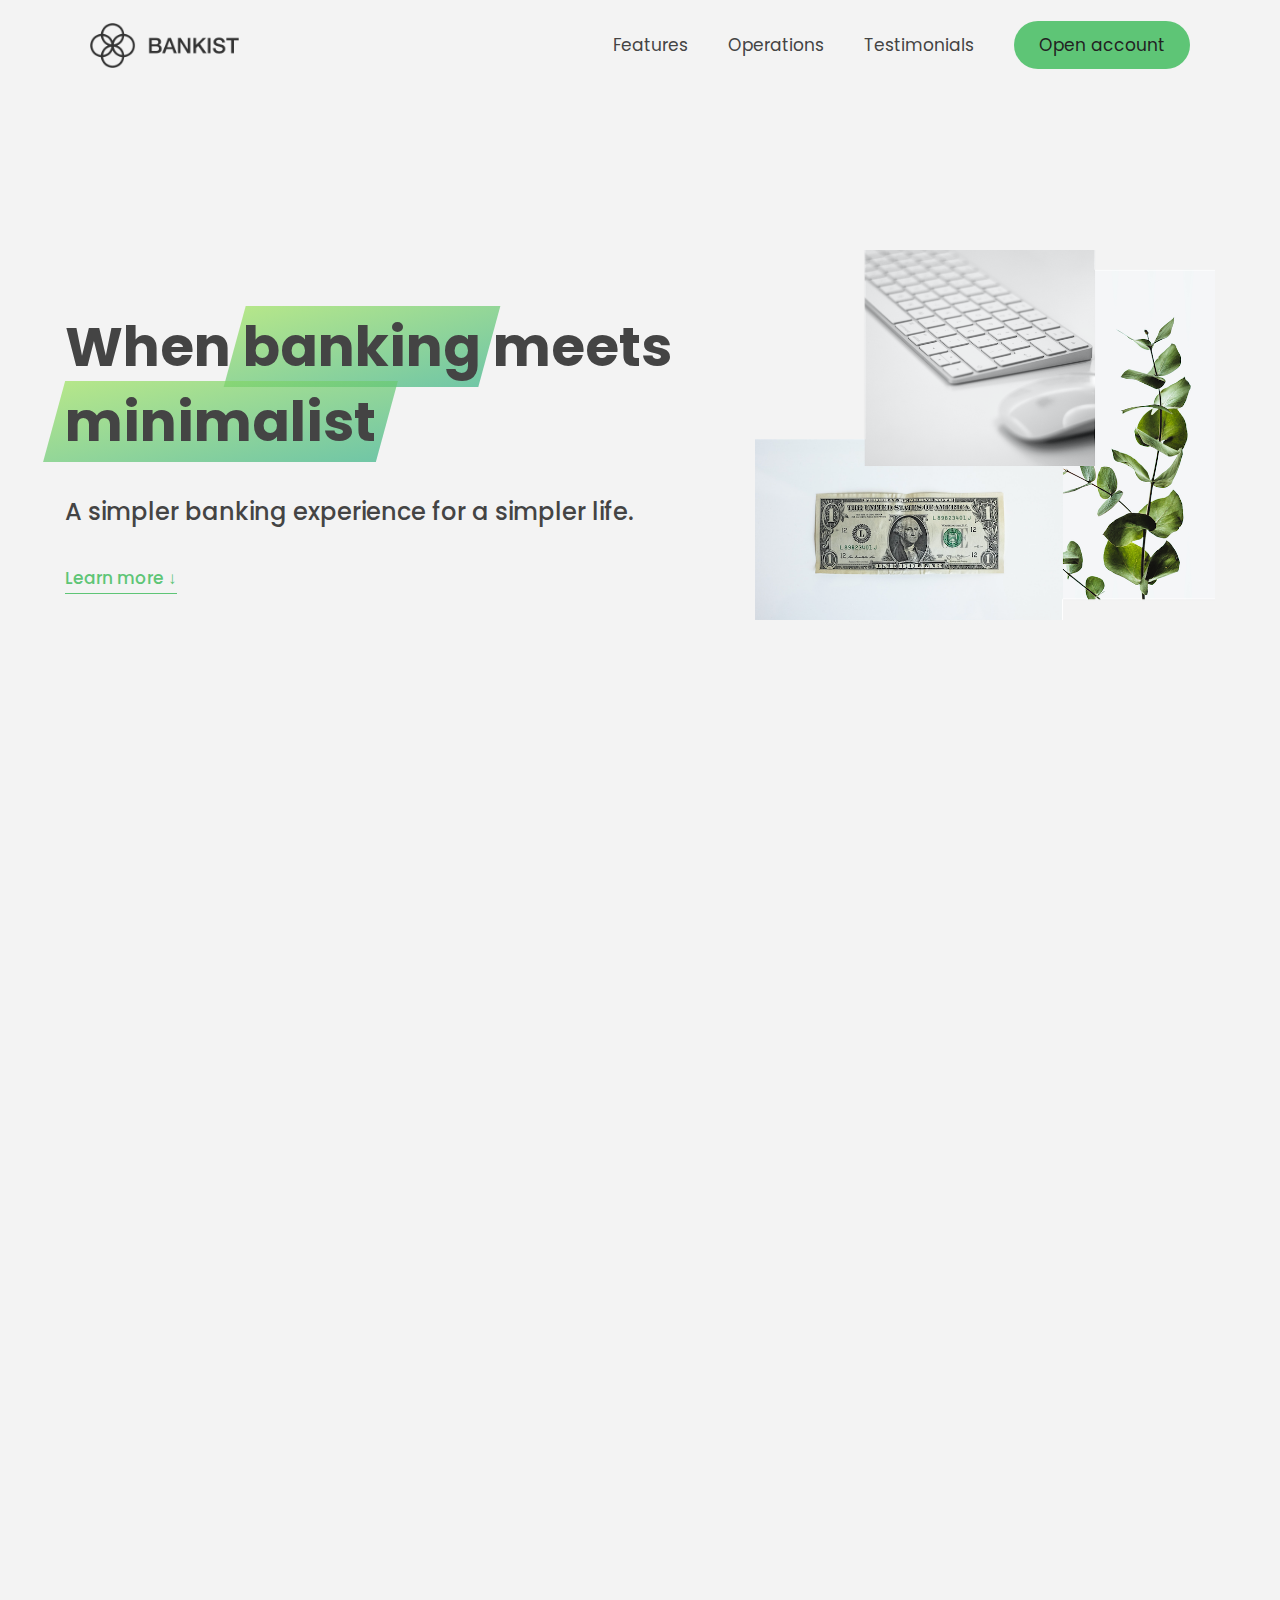
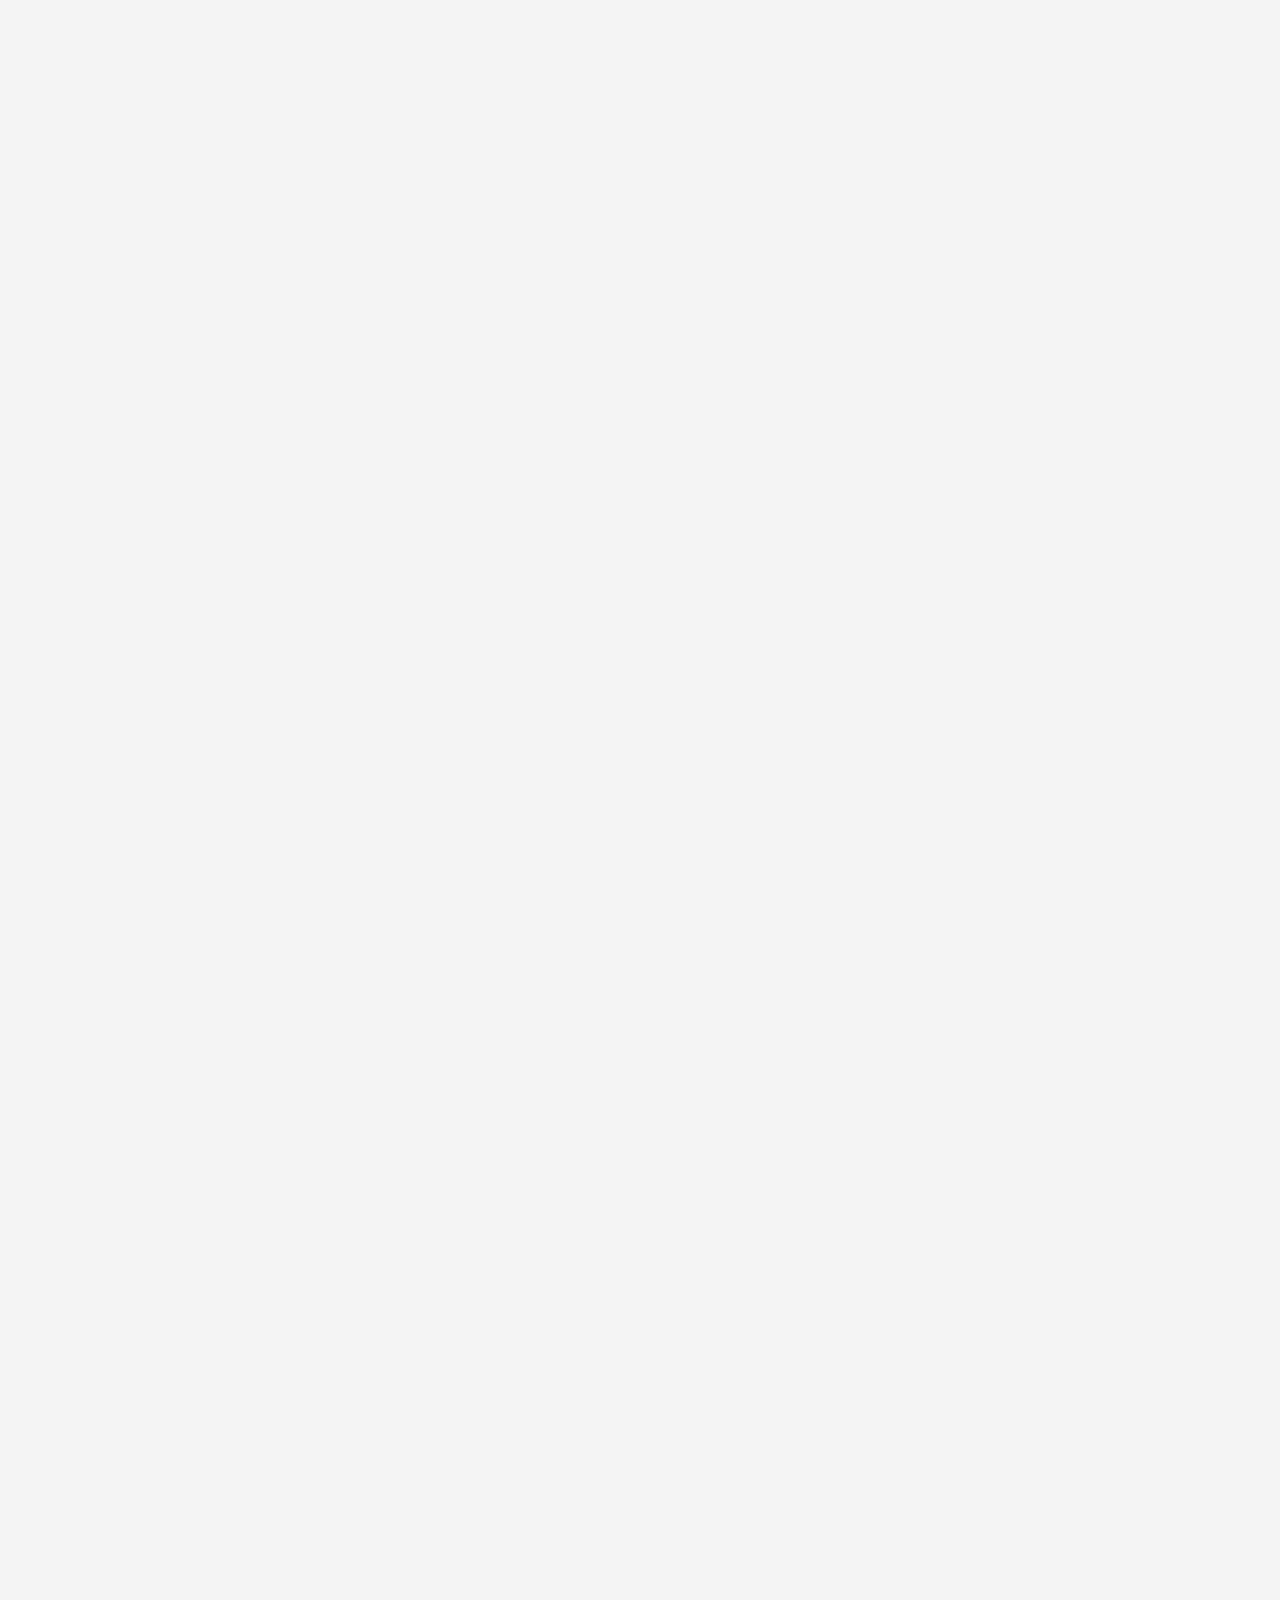
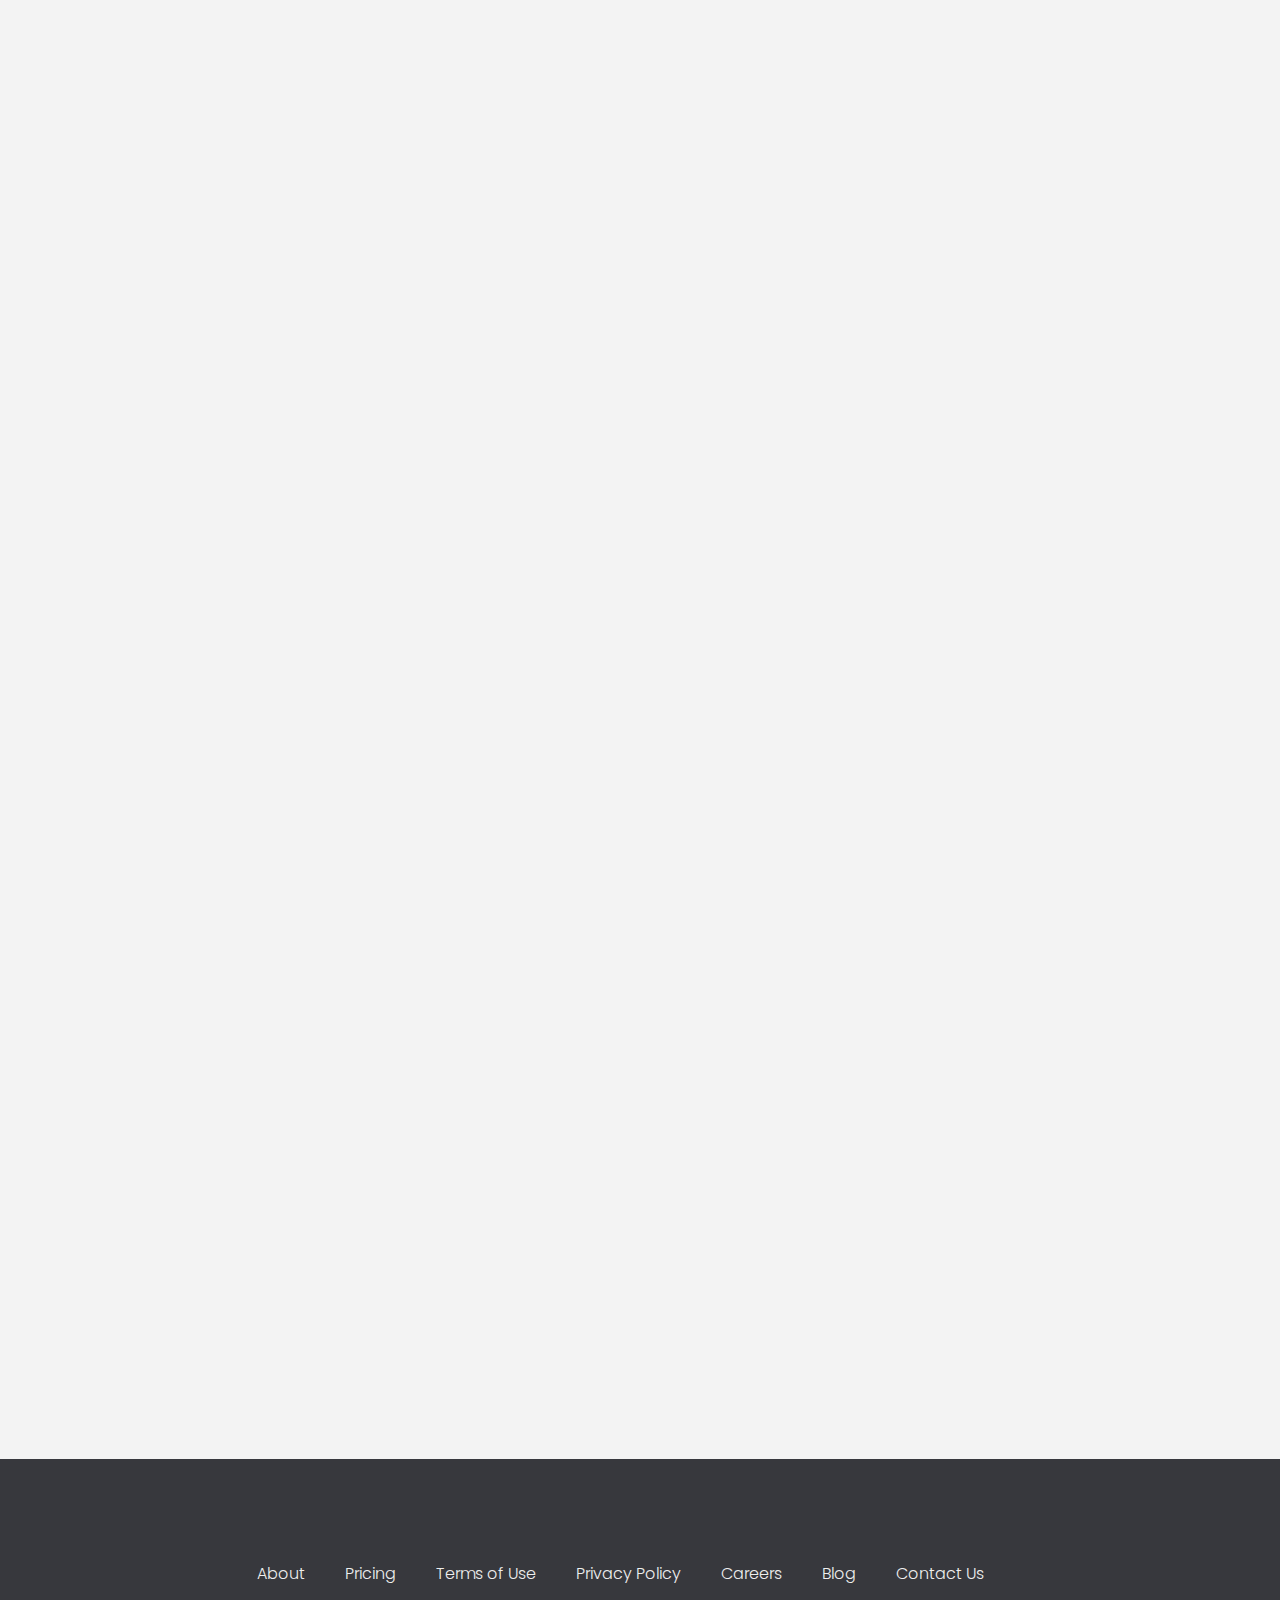
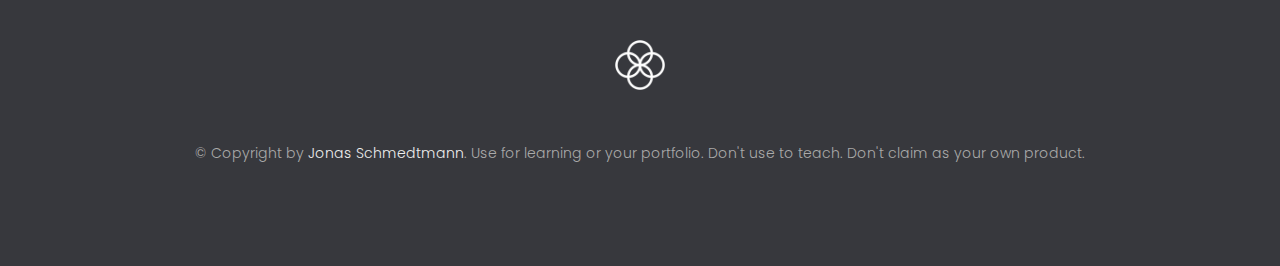
<file: index.html>
<!DOCTYPE html>
<html lang="en">
  <head>
    <meta charset="UTF-8" />
    <meta name="viewport" content="width=device-width, initial-scale=1.0" />
    <meta http-equiv="X-UA-Compatible" content="ie=edge" />
    <link rel="icon" href="img/icon.png"/>

    <link
      href="https://fonts.googleapis.com/css?family=Poppins:300,400,500,600&display=swap"
      rel="stylesheet"
    />
    <link rel="stylesheet" href="style.css" />
    <title>Bankist | When Banking meets Minimalist</title>

    <script defer src="script.js"></script>
  </head>
  <body>
    <header class="header">
      <nav class="nav">
        <img
          src="img/logo.png"
          alt="Bankist logo"
          class="nav__logo"
          id="logo"
          desinger = "Jonas"
          data-version-number = "3.0"
        />
        <ul class="nav__links">
          <li class="nav__item">
            <a class="nav__link" href="#section--1">Features</a>
          </li>
          <li class="nav__item">
            <a class="nav__link" href="#section--2">Operations</a>
          </li>
          <li class="nav__item">
            <a class="nav__link" href="#section--3">Testimonials</a>
          </li>
          <li class="nav__item">
            <a class="nav__link nav__link--btn btn--show-modal" href="#"
              >Open account</a
            >
          </li>
        </ul>
      </nav>

      <div class="header__title">
        <h1>
          When
          <!-- Green highlight effect -->
          <span class="highlight">banking</span>
          meets<br />
          <span class="highlight">minimalist</span>
        </h1>
        <h4>A simpler banking experience for a simpler life.</h4>
        <button class="btn--text btn--scroll-to">Learn more &DownArrow;</button>
        <img
          src="img/hero.png"
          class="header__img"
          alt="Minimalist bank items"
        />
      </div>
    </header>

    <section class="section section--hidden" id="section--1">
      <div class="section__title">
        <h2 class="section__description">Features</h2>
        <h3 class="section__header">
          Everything you need in a modern bank and more.
        </h3>
      </div>

      <div class="features">
        <img
          src="img/digital-lazy.jpg"
          data-src="img/digital.jpg"
          alt="Computer"
          class="features__img lazy-img"
        />
        <div class="features__feature">
          <div class="features__icon">
            <svg>
              <use xlink:href="img/icons.svg#icon-monitor"></use>
            </svg>
          </div>
          <h5 class="features__header">100% digital bank</h5>
          <p>
            Lorem ipsum dolor sit amet consectetur adipisicing elit. Unde alias
            sint quos? Accusantium a fugiat porro reiciendis saepe quibusdam
            debitis ducimus.
          </p>
        </div>

        <div class="features__feature">
          <div class="features__icon">
            <svg>
              <use xlink:href="img/icons.svg#icon-trending-up"></use>
            </svg>
          </div>
          <h5 class="features__header">Watch your money grow</h5>
          <p>
            Nesciunt quos autem dolorum voluptates cum dolores dicta fuga
            inventore ab? Nulla incidunt eius numquam sequi iste pariatur
            quibusdam!
          </p>
        </div>
        <img
          src="img/grow-lazy.jpg"
          data-src="img/grow.jpg"
          alt="Plant"
          class="features__img lazy-img"
        />

        <img
          src="img/card-lazy.jpg"
          data-src="img/card.jpg"
          alt="Credit card"
          class="features__img lazy-img"
        />
        <div class="features__feature">
          <div class="features__icon">
            <svg>
              <use xlink:href="img/icons.svg#icon-credit-card"></use>
            </svg>
          </div>
          <h5 class="features__header">Free debit card included</h5>
          <p>
            Quasi, fugit in cumque cupiditate reprehenderit debitis animi enim
            eveniet consequatur odit quam quos possimus assumenda dicta fuga
            inventore ab.
          </p>
        </div>
      </div>
    </section>

    <section class="section section--hidden" id="section--2">
      <div class="section__title">
        <h2 class="section__description">Operations</h2>
        <h3 class="section__header">
          Everything as simple as possible, but no simpler.
        </h3>
      </div>

      <div class="operations">
        <div class="operations__tab-container">
          <button
            class="btn operations__tab operations__tab--1 operations__tab--active"
            data-tab="1"
          >
            <span>01</span>Instant Transfers
          </button>
          <button class="btn operations__tab operations__tab--2" data-tab="2">
            <span>02</span>Instant Loans
          </button>
          <button class="btn operations__tab operations__tab--3" data-tab="3">
            <span>03</span>Instant Closing
          </button>
        </div>
        <div
          class="operations__content operations__content--1 operations__content--active"
        >
          <div class="operations__icon operations__icon--1">
            <svg>
              <use xlink:href="img/icons.svg#icon-upload"></use>
            </svg>
          </div>
          <h5 class="operations__header">
            Tranfser money to anyone, instantly! No fees, no BS.
          </h5>
          <p>
            Lorem ipsum dolor sit amet, consectetur adipisicing elit, sed do
            eiusmod tempor incididunt ut labore et dolore magna aliqua. Ut enim
            ad minim veniam, quis nostrud exercitation ullamco laboris nisi ut
            aliquip ex ea commodo consequat.
          </p>
        </div>

        <div class="operations__content operations__content--2">
          <div class="operations__icon operations__icon--2">
            <svg>
              <use xlink:href="img/icons.svg#icon-home"></use>
            </svg>
          </div>
          <h5 class="operations__header">
            Buy a home or make your dreams come true, with instant loans.
          </h5>
          <p>
            Duis aute irure dolor in reprehenderit in voluptate velit esse
            cillum dolore eu fugiat nulla pariatur. Excepteur sint occaecat
            cupidatat non proident, sunt in culpa qui officia deserunt mollit
            anim id est laborum.
          </p>
        </div>
        <div class="operations__content operations__content--3">
          <div class="operations__icon operations__icon--3">
            <svg>
              <use xlink:href="img/icons.svg#icon-user-x"></use>
            </svg>
          </div>
          <h5 class="operations__header">
            No longer need your account? No problem! Close it instantly.
          </h5>
          <p>
            Excepteur sint occaecat cupidatat non proident, sunt in culpa qui
            officia deserunt mollit anim id est laborum. Ut enim ad minim
            veniam, quis nostrud exercitation ullamco laboris nisi ut aliquip ex
            ea commodo consequat.
          </p>
        </div>
      </div>
    </section>

    <section class="section section--hidden" id="section--3">
      <div class="section__title section__title--testimonials">
        <h2 class="section__description">Not sure yet?</h2>
        <h3 class="section__header">
          Millions of Bankists are already making their lifes simpler.
        </h3>
      </div>

      <div class="slider">
        <div class="slide slide--1">
          <div class="testimonial">
            <h5 class="testimonial__header">Best financial decision ever!</h5>
            <blockquote class="testimonial__text">
              Lorem ipsum dolor sit, amet consectetur adipisicing elit.
              Accusantium quas quisquam non? Quas voluptate nulla minima
              deleniti optio ullam nesciunt, numquam corporis et asperiores
              laboriosam sunt, praesentium suscipit blanditiis. Necessitatibus
              id alias reiciendis, perferendis facere pariatur dolore veniam
              autem esse non voluptatem saepe provident nihil molestiae.
            </blockquote>
            <address class="testimonial__author">
              <img src="img/user-1.jpg" alt="" class="testimonial__photo" />
              <h6 class="testimonial__name">Aarav Lynn</h6>
              <p class="testimonial__location">San Francisco, USA</p>
            </address>
          </div>
        </div>

        <div class="slide slide--2">
          <div class="testimonial">
            <h5 class="testimonial__header">
              The last step to becoming a complete minimalist
            </h5>
            <blockquote class="testimonial__text">
              Quisquam itaque deserunt ullam, quia ea repellendus provident,
              ducimus neque ipsam modi voluptatibus doloremque, corrupti
              laborum. Incidunt numquam perferendis veritatis neque repellendus.
              Lorem, ipsum dolor sit amet consectetur adipisicing elit. Illo
              deserunt exercitationem deleniti.
            </blockquote>
            <address class="testimonial__author">
              <img src="img/user-2.jpg" alt="" class="testimonial__photo" />
              <h6 class="testimonial__name">Miyah Miles</h6>
              <p class="testimonial__location">London, UK</p>
            </address>
          </div>
        </div>

        <div class="slide slide--3">
          <div class="testimonial">
            <h5 class="testimonial__header">
              Finally free from old-school banks
            </h5>
            <blockquote class="testimonial__text">
              Debitis, nihil sit minus suscipit magni aperiam vel tenetur
              incidunt commodi architecto numquam omnis nulla autem,
              necessitatibus blanditiis modi similique quidem. Odio aliquam
              culpa dicta beatae quod maiores ipsa minus consequatur error sunt,
              deleniti saepe aliquid quos inventore sequi. Necessitatibus id
              alias reiciendis, perferendis facere.
            </blockquote>
            <address class="testimonial__author">
              <img src="img/user-3.jpg" alt="" class="testimonial__photo" />
              <h6 class="testimonial__name">Francisco Gomes</h6>
              <p class="testimonial__location">Lisbon, Portugal</p>
            </address>
          </div>
        </div>

        <!-- <div class="slide"><img src="img/img-1.jpg" alt="Photo 1" /></div>
        <div class="slide"><img src="img/img-2.jpg" alt="Photo 2" /></div>
        <div class="slide"><img src="img/img-3.jpg" alt="Photo 3" /></div>
        <div class="slide"><img src="img/img-4.jpg" alt="Photo 4" /></div> -->
        <button class="slider__btn slider__btn--left">&larr;</button>
        <button class="slider__btn slider__btn--right">&rarr;</button>
        <div class="dots"></div>
      </div>
    </section>

    <section class="section section--hidden section--sign-up">
      <div class="section__title">
        <h3 class="section__header">
          The best day to join Bankist was one year ago. The second best is
          today!
        </h3>
      </div>
      <button class="btn btn--show-modal">Open your free account today!</button>
    </section>

    <footer class="footer">
      <ul class="footer__nav">
        <li class="footer__item">
          <a class="footer__link" href="#">About</a>
        </li>
        <li class="footer__item">
          <a class="footer__link" href="#">Pricing</a>
        </li>
        <li class="footer__item">
          <a class="footer__link" href="#">Terms of Use</a>
        </li>
        <li class="footer__item">
          <a class="footer__link" href="#">Privacy Policy</a>
        </li>
        <li class="footer__item">
          <a class="footer__link" href="#">Careers</a>
        </li>
        <li class="footer__item">
          <a class="footer__link" href="#">Blog</a>
        </li>
        <li class="footer__item">
          <a class="footer__link" href="#">Contact Us</a>
        </li>
      </ul>
      <img src="img/icon.png" alt="Logo" class="footer__logo" />
      <p class="footer__copyright">
        &copy; Copyright by
        <a
          class="footer__link twitter-link"
          target="_blank"
          href="https://twitter.com/jonasschmedtman"
          >Jonas Schmedtmann</a
        >. Use for learning or your portfolio. Don't use to teach. Don't claim
        as your own product.
      </p>
    </footer>

    <div class="modal hidden">
      <button class="btn--close-modal">&times;</button>
      <h2 class="modal__header">
        Open your bank account <br />
        in just <span class="highlight">5 minutes</span>
      </h2>
      <form class="modal__form">
        <label>First Name</label>
        <input type="text" />
        <label>Last Name</label>
        <input type="text" />
        <label>Email Address</label>
        <input type="email" />
        <button class="btn">Next step &rarr;</button>
      </form>
    </div>
    <div class="overlay hidden"></div>
  </body>
</html>
</file>
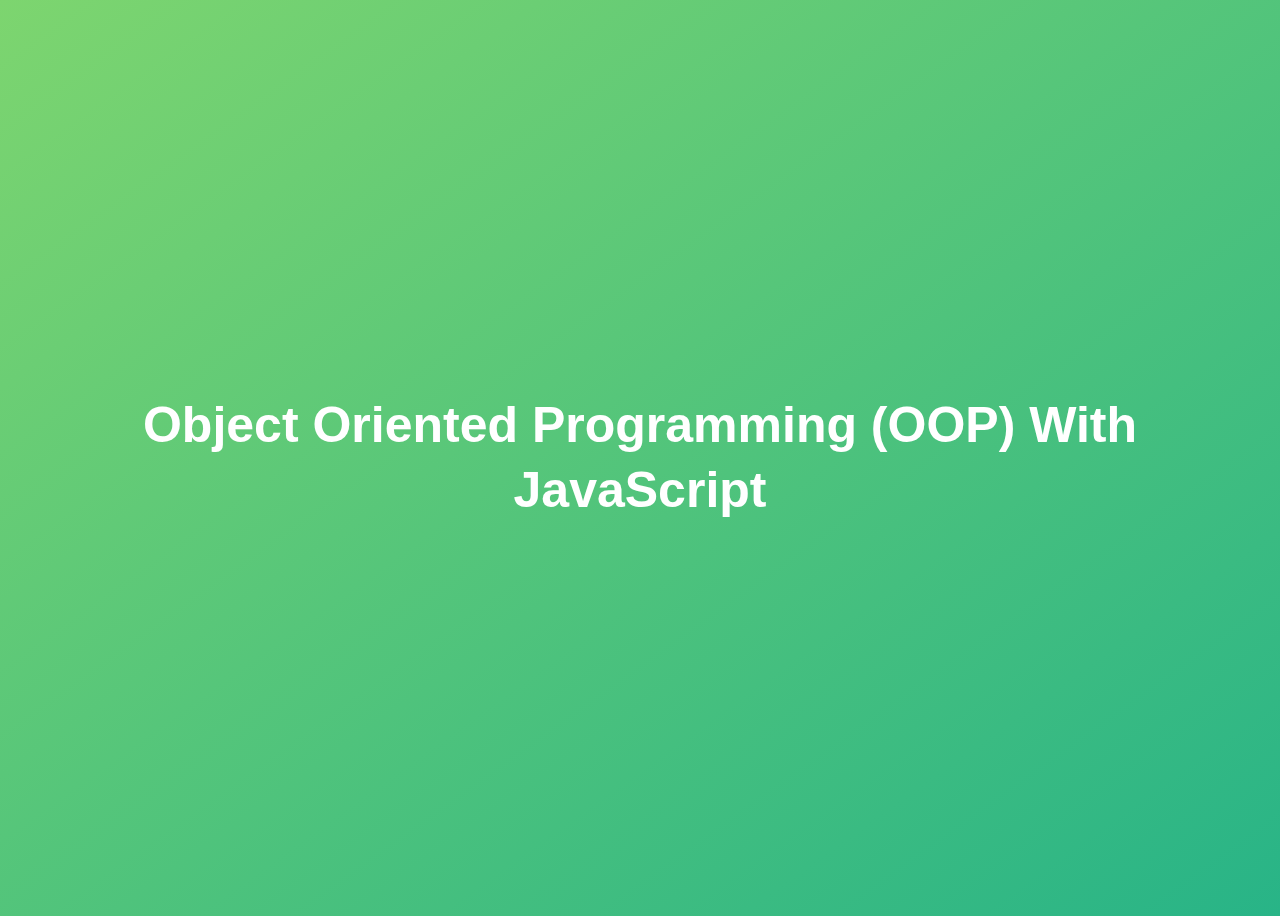
<file: img/Object Oriented Programming (OOP) With JavaScript.html>
<!DOCTYPE html>
<!-- saved from url=(0022)http://127.0.0.1:5500/ -->
<html lang="en"><head><meta http-equiv="Content-Type" content="text/html; charset=UTF-8">
    
    <meta name="viewport" content="width=device-width, initial-scale=1.0">
    <meta http-equiv="X-UA-Compatible" content="ie=edge">
    <title>Object Oriented Programming (OOP) With JavaScript</title>
    <style>
      body {
        height: 100vh;
        display: flex;
        align-items: center;
        background: linear-gradient(to top left, #28b487, #7dd56f);
      }
      h1 {
        font-family: sans-serif;
        font-size: 50px;
        line-height: 1.3;
        width: 100%;
        padding: 30px;
        text-align: center;
        color: white;
      }
    </style>
    <script defer="" src="./Object Oriented Programming (OOP) With JavaScript_files/script.js.download"></script>
  </head>
  <body>
    <h1>Object Oriented Programming (OOP) With JavaScript</h1>
  <!-- Code injected by live-server -->
<script type="text/javascript">
	// <![CDATA[  <-- For SVG support
	if ('WebSocket' in window) {
		(function () {
			function refreshCSS() {
				var sheets = [].slice.call(document.getElementsByTagName("link"));
				var head = document.getElementsByTagName("head")[0];
				for (var i = 0; i < sheets.length; ++i) {
					var elem = sheets[i];
					var parent = elem.parentElement || head;
					parent.removeChild(elem);
					var rel = elem.rel;
					if (elem.href && typeof rel != "string" || rel.length == 0 || rel.toLowerCase() == "stylesheet") {
						var url = elem.href.replace(/(&|\?)_cacheOverride=\d+/, '');
						elem.href = url + (url.indexOf('?') >= 0 ? '&' : '?') + '_cacheOverride=' + (new Date().valueOf());
					}
					parent.appendChild(elem);
				}
			}
			var protocol = window.location.protocol === 'http:' ? 'ws://' : 'wss://';
			var address = protocol + window.location.host + window.location.pathname + '/ws';
			var socket = new WebSocket(address);
			socket.onmessage = function (msg) {
				if (msg.data == 'reload') window.location.reload();
				else if (msg.data == 'refreshcss') refreshCSS();
			};
			if (sessionStorage && !sessionStorage.getItem('IsThisFirstTime_Log_From_LiveServer')) {
				console.log('Live reload enabled.');
				sessionStorage.setItem('IsThisFirstTime_Log_From_LiveServer', true);
			}
		})();
	}
	else {
		console.error('Upgrade your browser. This Browser is NOT supported WebSocket for Live-Reloading.');
	}
	// ]]>
</script>
</body></html>
</file>
<file: style.css>
/* The page is NOT responsive. You can implement responsiveness yourself if you wanna have some fun 😃 */

:root {
    --color-primary: #5ec576;
    --color-secondary: #ffcb03;
    --color-tertiary: #ff585f;
    --color-primary-darker: #4bbb7d;
    --color-secondary-darker: #ffbb00;
    --color-tertiary-darker: #fd424b;
    --color-primary-opacity: #5ec5763a;
    --color-secondary-opacity: #ffcd0331;
    --color-tertiary-opacity: #ff58602d;
    --gradient-primary: linear-gradient(to top left, #39b385, #9be15d);
    --gradient-secondary: linear-gradient(to top left, #ffb003, #ffcb03);
  }
  
  * {
    margin: 0;
    padding: 0;
    box-sizing: inherit;
  }
  
  html {
    font-size: 62.5%;
    box-sizing: border-box;
  }
  
  body {
    font-family: 'Poppins', sans-serif;
    font-weight: 300;
    color: #444;
    line-height: 1.9;
    background-color: #f3f3f3;
  }
  
  /* GENERAL ELEMENTS */
  .section {
    padding: 15rem 3rem;
    border-top: 1px solid #ddd;
  
    transition: transform 1s, opacity 1s;
  }
  
  .section--hidden {
    opacity: 0;
    transform: translateY(8rem);
  }
  
  .section__title {
    max-width: 80rem;
    margin: 0 auto 8rem auto;
  }
  
  .section__description {
    font-size: 1.8rem;
    font-weight: 600;
    text-transform: uppercase;
    color: var(--color-primary);
    margin-bottom: 1rem;
  }
  
  .section__header {
    font-size: 4rem;
    line-height: 1.3;
    font-weight: 500;
  }
  
  .btn {
    display: inline-block;
    background-color: var(--color-primary);
    font-size: 1.6rem;
    font-family: inherit;
    font-weight: 500;
    border: none;
    padding: 1.25rem 4.5rem;
    border-radius: 10rem;
    cursor: pointer;
    transition: all 0.3s;
  }
  
  .btn:hover {
    background-color: var(--color-primary-darker);
  }
  
  .btn--text {
    display: inline-block;
    background: none;
    font-size: 1.7rem;
    font-family: inherit;
    font-weight: 500;
    color: var(--color-primary);
    border: none;
    border-bottom: 1px solid currentColor;
    padding-bottom: 2px;
    cursor: pointer;
    transition: all 0.3s;
  }
  
  p {
    color: #666;
  }
  
  /* This is BAD for accessibility! Don't do in the real world! */
  button:focus {
    outline: none;
  }
  
  img {
    transition: filter 0.5s;
  }
  
  .lazy-img {
    filter: blur(20px);
  }
  
  /* NAVIGATION */
  .nav {
    display: flex;
    justify-content: space-between;
    align-items: center;
    height: 9rem;
    width: 100%;
    padding: 0 6rem;
    z-index: 100;
  }
  
  /* nav and stickly class at the same time */
  .nav.sticky {
    position: fixed;
    background-color: rgba(255, 255, 255, 0.95);
  }
  
  .nav__logo {
    height: 4.5rem;
    transition: all 0.3s;
  }
  
  .nav__links {
    display: flex;
    align-items: center;
    list-style: none;
  }
  
  .nav__item {
    margin-left: 4rem;
  }
  
  .nav__link:link,
  .nav__link:visited {
    font-size: 1.7rem;
    font-weight: 400;
    color: inherit;
    text-decoration: none;
    display: block;
    transition: all 0.3s;
  }
  
  .nav__link--btn:link,
  .nav__link--btn:visited {
    padding: 0.8rem 2.5rem;
    border-radius: 3rem;
    background-color: var(--color-primary);
    color: #222;
  }
  
  .nav__link--btn:hover,
  .nav__link--btn:active {
    color: inherit;
    background-color: var(--color-primary-darker);
    color: #333;
  }
  
  /* HEADER */
  .header {
    padding: 0 3rem;
    height: 100vh;
    display: flex;
    flex-direction: column;
    align-items: center;
  }
  
  .header__title {
    flex: 1;
  
    max-width: 115rem;
    display: grid;
    grid-template-columns: 3fr 2fr;
    row-gap: 3rem;
    align-content: center;
    justify-content: center;
  
    align-items: start;
    justify-items: start;
  }
  
  h1 {
    font-size: 5.5rem;
    line-height: 1.35;
  }
  
  h4 {
    font-size: 2.4rem;
    font-weight: 500;
  }
  
  .header__img {
    width: 100%;
    grid-column: 2 / 3;
    grid-row: 1 / span 4;
    transform: translateY(-6rem);
  }
  
  .highlight {
    position: relative;
  }
  
  .highlight::after {
    display: block;
    content: '';
    position: absolute;
    bottom: 0;
    left: 0;
    height: 100%;
    width: 100%;
    z-index: -1;
    opacity: 0.7;
    transform: scale(1.07, 1.05) skewX(-15deg);
    background-image: var(--gradient-primary);
  }
  
  /* FEATURES */
  .features {
    display: grid;
    grid-template-columns: 1fr 1fr;
    gap: 4rem;
    margin: 0 12rem;
  }
  
  .features__img {
    width: 100%;
  }
  
  .features__feature {
    align-self: center;
    justify-self: center;
    width: 70%;
    font-size: 1.5rem;
  }
  
  .features__icon {
    display: flex;
    align-items: center;
    justify-content: center;
    background-color: var(--color-primary-opacity);
    height: 5.5rem;
    width: 5.5rem;
    border-radius: 50%;
    margin-bottom: 2rem;
  }
  
  .features__icon svg {
    height: 2.5rem;
    width: 2.5rem;
    fill: var(--color-primary);
  }
  
  .features__header {
    font-size: 2rem;
    margin-bottom: 1rem;
  }
  
  /* OPERATIONS */
  .operations {
    max-width: 100rem;
    margin: 12rem auto 0 auto;
  
    background-color: #fff;
  }
  
  .operations__tab-container {
    display: flex;
    justify-content: center;
  }
  
  .operations__tab {
    margin-right: 2.5rem;
    transform: translateY(-50%);
  }
  
  .operations__tab span {
    margin-right: 1rem;
    font-weight: 600;
    display: inline-block;
  }
  
  .operations__tab--1 {
    background-color: var(--color-secondary);
  }
  
  .operations__tab--1:hover {
    background-color: var(--color-secondary-darker);
  }
  
  .operations__tab--3 {
    background-color: var(--color-tertiary);
    margin: 0;
  }
  
  .operations__tab--3:hover {
    background-color: var(--color-tertiary-darker);
  }
  
  .operations__tab--active {
    transform: translateY(-66%);
  }
  
  .operations__content {
    display: none;
  
    /* JUST PRESENTATIONAL */
    font-size: 1.7rem;
    padding: 2.5rem 7rem 6.5rem 7rem;
  }
  
  .operations__content--active {
    display: grid;
    grid-template-columns: 7rem 1fr;
    column-gap: 3rem;
    row-gap: 0.5rem;
  }
  
  .operations__header {
    font-size: 2.25rem;
    font-weight: 500;
    align-self: center;
  }
  
  .operations__icon {
    display: flex;
    align-items: center;
    justify-content: center;
    height: 7rem;
    width: 7rem;
    border-radius: 50%;
  }
  
  .operations__icon svg {
    height: 2.75rem;
    width: 2.75rem;
  }
  
  .operations__content p {
    grid-column: 2;
  }
  
  .operations__icon--1 {
    background-color: var(--color-secondary-opacity);
  }
  .operations__icon--2 {
    background-color: var(--color-primary-opacity);
  }
  .operations__icon--3 {
    background-color: var(--color-tertiary-opacity);
  }
  .operations__icon--1 svg {
    fill: var(--color-secondary-darker);
  }
  .operations__icon--2 svg {
    fill: var(--color-primary);
  }
  .operations__icon--3 svg {
    fill: var(--color-tertiary);
  }
  
  /* SLIDER */
  .slider {
    max-width: 100rem;
    height: 50rem;
    margin: 0 auto;
    position: relative;
  
    /* IN THE END */
    overflow: hidden;
  }
  
  .slide {
    position: absolute;
    top: 0;
    width: 100%;
    height: 50rem;
  
    display: flex;
    align-items: center;
    justify-content: center;
  
    /* THIS creates the animation! */
    transition: transform 1s;
  }
  
  .slide > img {
    /* Only for images that have different size than slide */
    width: 100%;
    height: 100%;
    object-fit: cover;
  }
  
  .slider__btn {
    position: absolute;
    top: 50%;
    z-index: 10;
  
    border: none;
    background: rgba(255, 255, 255, 0.7);
    font-family: inherit;
    color: #333;
    border-radius: 50%;
    height: 5.5rem;
    width: 5.5rem;
    font-size: 3.25rem;
    cursor: pointer;
  }
  
  .slider__btn--left {
    left: 6%;
    transform: translate(-50%, -50%);
  }
  
  .slider__btn--right {
    right: 6%;
    transform: translate(50%, -50%);
  }
  
  .dots {
    position: absolute;
    bottom: 5%;
    left: 50%;
    transform: translateX(-50%);
    display: flex;
  }
  
  .dots__dot {
    border: none;
    background-color: #b9b9b9;
    opacity: 0.7;
    height: 1rem;
    width: 1rem;
    border-radius: 50%;
    margin-right: 1.75rem;
    cursor: pointer;
    transition: all 0.5s;
  
    /* Only necessary when overlying images */
    /* box-shadow: 0 0.6rem 1.5rem rgba(0, 0, 0, 0.7); */
  }
  
  .dots__dot:last-child {
    margin: 0;
  }
  
  .dots__dot--active {
    background-color: red;
    /* background-color: #888; */
    opacity: 1;
  }
  
  /* TESTIMONIALS */
  .testimonial {
    width: 65%;
    position: relative;
  }
  
  .testimonial::before {
    content: '\201C';
    position: absolute;
    top: -5.7rem;
    left: -6.8rem;
    line-height: 1;
    font-size: 20rem;
    font-family: inherit;
    color: var(--color-primary);
    z-index: -1;
  }
  
  .testimonial__header {
    font-size: 2.25rem;
    font-weight: 500;
    margin-bottom: 1.5rem;
  }
  
  .testimonial__text {
    font-size: 1.7rem;
    margin-bottom: 3.5rem;
    color: #666;
  }
  
  .testimonial__author {
    margin-left: 3rem;
    font-style: normal;
  
    display: grid;
    grid-template-columns: 6.5rem 1fr;
    column-gap: 2rem;
  }
  
  .testimonial__photo {
    grid-row: 1 / span 2;
    width: 6.5rem;
    border-radius: 50%;
  }
  
  .testimonial__name {
    font-size: 1.7rem;
    font-weight: 500;
    align-self: end;
    margin: 0;
  }
  
  .testimonial__location {
    font-size: 1.5rem;
  }
  
  .section__title--testimonials {
    margin-bottom: 4rem;
  }
  
  /* SIGNUP */
  .section--sign-up {
    background-color: #37383d;
    border-top: none;
    border-bottom: 1px solid #444;
    text-align: center;
    padding: 10rem 3rem;
  }
  
  .section--sign-up .section__header {
    color: #fff;
    text-align: center;
  }
  
  .section--sign-up .section__title {
    margin-bottom: 6rem;
  }
  
  .section--sign-up .btn {
    font-size: 1.9rem;
    padding: 2rem 5rem;
  }
  
  /* FOOTER */
  .footer {
    padding: 10rem 3rem;
    background-color: #37383d;
  }
  
  .footer__nav {
    list-style: none;
    display: flex;
    justify-content: center;
    margin-bottom: 5rem;
  }
  
  .footer__item {
    margin-right: 4rem;
  }
  
  .footer__link {
    font-size: 1.6rem;
    color: #eee;
    text-decoration: none;
  }
  
  .footer__logo {
    height: 5rem;
    display: block;
    margin: 0 auto;
    margin-bottom: 5rem;
  }
  
  .footer__copyright {
    font-size: 1.4rem;
    color: #aaa;
    text-align: center;
  }
  
  .footer__copyright .footer__link {
    font-size: 1.4rem;
  }
  
  /* MODAL WINDOW */
  .modal {
    position: fixed;
    top: 50%;
    left: 50%;
    transform: translate(-50%, -50%);
    max-width: 60rem;
    background-color: #f3f3f3;
    padding: 5rem 6rem;
    box-shadow: 0 4rem 6rem rgba(0, 0, 0, 0.3);
    z-index: 1000;
    transition: all 0.5s;
  }
  
  .overlay {
    position: fixed;
    top: 0;
    left: 0;
    width: 100%;
    height: 100%;
    background-color: rgba(0, 0, 0, 0.5);
    backdrop-filter: blur(4px);
    z-index: 100;
    transition: all 0.5s;
  }
  
  .modal__header {
    font-size: 3.25rem;
    margin-bottom: 4.5rem;
    line-height: 1.5;
  }
  
  .modal__form {
    margin: 0 3rem;
    display: grid;
    grid-template-columns: 1fr 2fr;
    align-items: center;
    gap: 2.5rem;
  }
  
  .modal__form label {
    font-size: 1.7rem;
    font-weight: 500;
  }
  
  .modal__form input {
    font-size: 1.7rem;
    padding: 1rem 1.5rem;
    border: 1px solid #ddd;
    border-radius: 0.5rem;
  }
  
  .modal__form button {
    grid-column: 1 / span 2;
    justify-self: center;
    margin-top: 1rem;
  }
  
  .btn--close-modal {
    font-family: inherit;
    color: inherit;
    position: absolute;
    top: 0.5rem;
    right: 2rem;
    font-size: 4rem;
    cursor: pointer;
    border: none;
    background: none;
  }
  
  .hidden {
    visibility: hidden;
    opacity: 0;
  }
  
  /* COOKIE MESSAGE */
  .cookie-message {
    display: flex;
    align-items: center;
    justify-content: space-evenly;
    width: 100%;
    background-color: white;
    color: #bbb;
    font-size: 1.5rem;
    font-weight: 400;
  }
</file>
